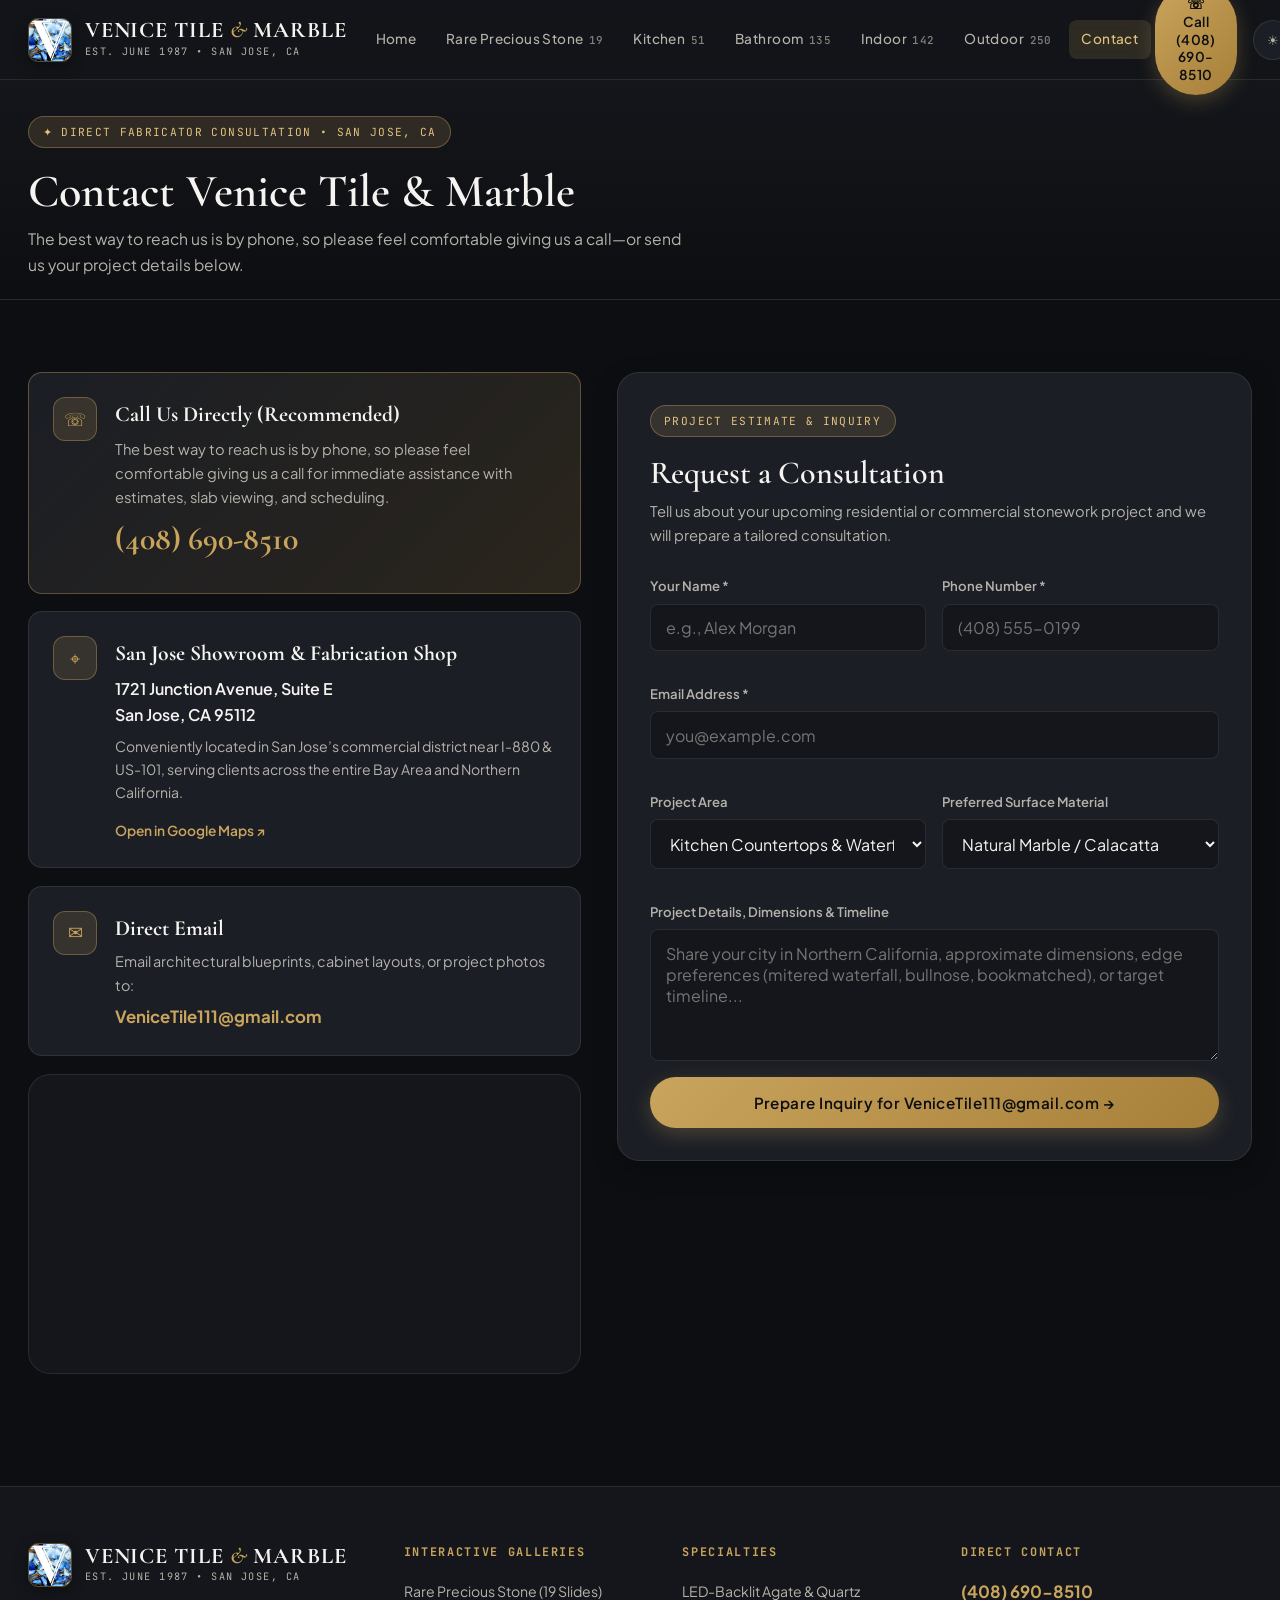
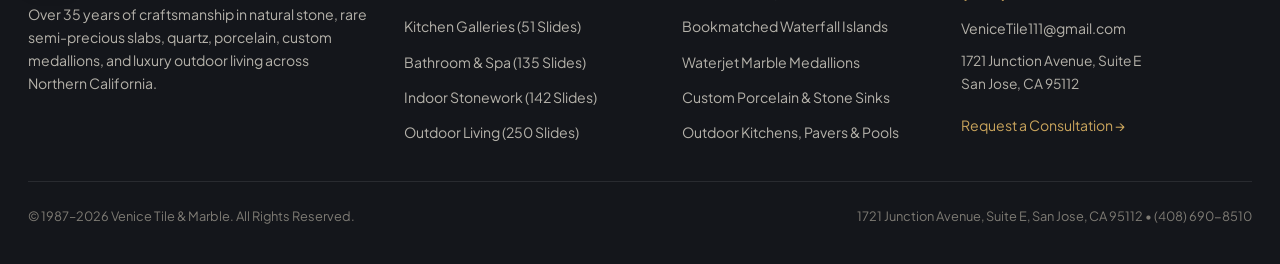
<file: contact.html>
<!DOCTYPE html>
<html lang="en" data-theme="dark">
<head>
  <meta charset="UTF-8" />
  <meta name="viewport" content="width=device-width, initial-scale=1.0" />
  <title>Contact &amp; Showroom Consultation | Venice Tile &amp; Marble • San Jose, CA</title>
  <meta name="description" content="Contact Venice Tile &amp; Marble in San Jose, CA at (408) 690-8510 or visit our showroom at 1721 Junction Avenue, Suite E, San Jose, CA 95112. Email VeniceTile111@gmail.com." />
  <link rel="icon" type="image/jpeg" href="assets/logo.jpg" />
  <link rel="preconnect" href="https://fonts.googleapis.com" />
  <link rel="preconnect" href="https://fonts.gstatic.com" crossorigin />
  <link href="https://fonts.googleapis.com/css2?family=Cormorant+Garamond:ital,wght@0,500;0,600;0,700;1,600&family=JetBrains+Mono:wght@400;500&family=Plus+Jakarta+Sans:wght@400;500;600;700&display=swap" rel="stylesheet" />
  <link rel="stylesheet" href="css/styles.css" />
</head>
<body data-page="contact">

  <header class="site-header">
    <div class="container header-inner">
      <a href="index.html" class="brand-logo" aria-label="Venice Tile and Marble Home">
        <img src="assets/logo.jpg" alt="Venice Tile &amp; Marble Logo" class="brand-logo-img" />
        <div class="brand-text">
          <span class="brand-name">Venice Tile <span class="amp">&amp;</span> Marble</span>
          <span class="brand-tagline">Est. June 1987 • San Jose, CA</span>
        </div>
      </a>

      <nav class="main-nav" id="main-nav" aria-label="Primary Navigation">
        <a href="index.html" class="nav-link">Home</a>
        <a href="rare-precious-stone.html" class="nav-link">Rare Precious Stone <span class="nav-count">19</span></a>
        <a href="kitchen.html" class="nav-link">Kitchen <span class="nav-count">51</span></a>
        <a href="bathroom.html" class="nav-link">Bathroom <span class="nav-count">135</span></a>
        <a href="indoor.html" class="nav-link">Indoor <span class="nav-count">142</span></a>
        <a href="outdoor.html" class="nav-link">Outdoor <span class="nav-count">250</span></a>
        <a href="contact.html" class="nav-link active">Contact</a>
      </nav>

      <div class="header-actions">
        <button type="button" class="theme-toggle" id="theme-toggle-btn" aria-label="Toggle color theme">☀</button>
        <a href="tel:4086908510" class="btn btn-gold header-cta-btn">☏ (408) 690-8510</a>
        <button type="button" class="mobile-menu-btn" id="mobile-menu-btn" aria-label="Toggle Menu" aria-expanded="false">☰</button>
      </div>
    </div>
  </header>

  <main>
    <section class="page-hero-compact">
      <div class="container">
        <span class="eyebrow">✦ Direct Fabricator Consultation • San Jose, CA</span>
        <h1 class="section-title">Contact Venice Tile &amp; Marble</h1>
        <p class="section-subtitle" style="margin-top: 0.5rem;">
          The best way to reach us is by phone, so please feel comfortable giving us a call—or send us your project details below.
        </p>
      </div>
    </section>

    <section class="section">
      <div class="container contact-grid">
        <!-- Left Column: Authentic Direct Contact Details & Map -->
        <div class="contact-cards-stack">
          <div class="contact-info-card highlight-phone">
            <div class="contact-icon">☏</div>
            <div>
              <h3>Call Us Directly (Recommended)</h3>
              <p style="color: var(--text-secondary); font-size: 0.92rem;">
                The best way to reach us is by phone, so please feel comfortable giving us a call for immediate assistance with estimates, slab viewing, and scheduling.
              </p>
              <a href="tel:4086908510" class="contact-phone-big">(408) 690-8510</a>
            </div>
          </div>

          <div class="contact-info-card">
            <div class="contact-icon">⌖</div>
            <div>
              <h3>San Jose Showroom &amp; Fabrication Shop</h3>
              <p style="color: var(--text-primary); font-weight: 600; margin-top: 0.2rem;">
                1721 Junction Avenue, Suite E<br />
                San Jose, CA 95112
              </p>
              <p style="color: var(--text-secondary); font-size: 0.88rem; margin-top: 0.4rem;">
                Conveniently located in San Jose’s commercial district near I-880 &amp; US-101, serving clients across the entire Bay Area and Northern California.
              </p>
              <div style="margin-top: 0.75rem;">
                <a href="https://maps.google.com/?q=1721+Junction+Avenue+Suite+E+San+Jose+CA+95112" target="_blank" rel="noopener" style="color: var(--accent-gold); font-weight: 600; font-size: 0.86rem;">
                  Open in Google Maps ↗
                </a>
              </div>
            </div>
          </div>

          <div class="contact-info-card">
            <div class="contact-icon">✉</div>
            <div>
              <h3>Direct Email</h3>
              <p style="color: var(--text-secondary); font-size: 0.9rem; margin-bottom: 0.35rem;">
                Email architectural blueprints, cabinet layouts, or project photos to:
              </p>
              <a href="mailto:VeniceTile111@gmail.com" style="color: var(--accent-gold); font-weight: 700; font-size: 1.05rem;">
                VeniceTile111@gmail.com
              </a>
            </div>
          </div>

          <div class="map-frame-card" style="height: 300px;">
            <iframe
              title="Venice Tile and Marble Map — 1721 Junction Avenue, San Jose, CA 95112"
              src="https://maps.google.com/maps?q=1721+Junction+Avenue+San+Jose+CA+95112&t=&z=14&ie=UTF8&iwloc=&output=embed"
              loading="lazy"
              referrerpolicy="no-referrer-when-downgrade"
            ></iframe>
          </div>
        </div>

        <!-- Right Column: Modernized Consultation Inquiry Form -->
        <div class="contact-form-card">
          <span class="eyebrow">Project Estimate &amp; Inquiry</span>
          <h2 class="section-title" style="font-size: 2rem; margin-bottom: 0.5rem;">Request a Consultation</h2>
          <p style="color: var(--text-secondary); font-size: 0.92rem; margin-bottom: 1.75rem;">
            Tell us about your upcoming residential or commercial stonework project and we will prepare a tailored consultation.
          </p>

          <form id="consultation-form">
            <div class="form-grid">
              <div class="form-group">
                <label class="form-label" for="cf-name">Your Name *</label>
                <input type="text" id="cf-name" class="form-input" placeholder="e.g., Alex Morgan" required />
              </div>

              <div class="form-group">
                <label class="form-label" for="cf-phone">Phone Number *</label>
                <input type="tel" id="cf-phone" class="form-input" placeholder="(408) 555-0199" required />
              </div>

              <div class="form-group full">
                <label class="form-label" for="cf-email">Email Address *</label>
                <input type="email" id="cf-email" class="form-input" placeholder="you@example.com" required />
              </div>

              <div class="form-group">
                <label class="form-label" for="cf-category">Project Area</label>
                <select id="cf-category" class="form-select">
                  <option value="Kitchen Countertops & Waterfall Island">Kitchen Countertops &amp; Waterfall Island</option>
                  <option value="Luxury Bathroom & Shower Slabs">Luxury Bathroom &amp; Shower Slabs</option>
                  <option value="Rare & Backlit Semi-Precious Stone">Rare &amp; Backlit Semi-Precious Stone</option>
                  <option value="Indoor Stonework, Medallions & Fireplace">Indoor Stonework, Medallions &amp; Fireplace</option>
                  <option value="Outdoor Kitchen, Pool Coping & Hardscape">Outdoor Kitchen, Pool Coping &amp; Hardscape</option>
                  <option value="Full Estate / Multi-Room Fabrication">Full Estate / Multi-Room Fabrication</option>
                </select>
              </div>

              <div class="form-group">
                <label class="form-label" for="cf-material">Preferred Surface Material</label>
                <select id="cf-material" class="form-select">
                  <option value="Natural Marble / Calacatta">Natural Marble / Calacatta</option>
                  <option value="Natural Quartzite (Bookmatched)">Natural Quartzite (Bookmatched)</option>
                  <option value="Rare Semi-Precious / Backlit Agate">Rare Semi-Precious / Backlit Agate</option>
                  <option value="Large-Format Porcelain Slab">Large-Format Porcelain Slab</option>
                  <option value="Engineered Quartz">Engineered Quartz</option>
                  <option value="Pavers, Travertine & Hardscape">Pavers, Travertine &amp; Hardscape</option>
                  <option value="Need Expert Recommendation">Need Expert Recommendation</option>
                </select>
              </div>

              <div class="form-group full">
                <label class="form-label" for="cf-message">Project Details, Dimensions &amp; Timeline</label>
                <textarea id="cf-message" class="form-textarea" rows="5" placeholder="Share your city in Northern California, approximate dimensions, edge preferences (mitered waterfall, bullnose, bookmatched), or target timeline..."></textarea>
              </div>
            </div>

            <button type="submit" class="btn btn-gold" style="width: 100%; padding: 0.95rem; font-size: 0.95rem;">
              Prepare Inquiry for VeniceTile111@gmail.com →
            </button>

            <div id="form-feedback" style="display: none; margin-top: 1.25rem; padding: 1rem 1.25rem; border-radius: var(--radius-sm); background: var(--accent-gold-dim); border: 1px solid var(--border-gold); font-size: 0.88rem; color: var(--text-primary);"></div>
          </form>
        </div>
      </div>
    </section>
  </main>

  <footer class="site-footer">
    <div class="container">
      <div class="footer-grid">
        <div>
          <a href="index.html" class="brand-logo" style="margin-bottom: 1rem;">
            <img src="assets/logo.jpg" alt="Venice Tile &amp; Marble Logo" class="brand-logo-img" />
            <div class="brand-text">
              <span class="brand-name">Venice Tile <span class="amp">&amp;</span> Marble</span>
              <span class="brand-tagline">Est. June 1987 • San Jose, CA</span>
            </div>
          </a>
          <p style="color: var(--text-secondary); font-size: 0.88rem; max-width: 38ch;">
            Over 35 years of craftsmanship in natural stone, rare semi-precious slabs, quartz, porcelain, custom medallions, and luxury outdoor living across Northern California.
          </p>
        </div>

        <div>
          <h4 class="footer-heading">Interactive Galleries</h4>
          <ul class="footer-links">
            <li><a href="rare-precious-stone.html">Rare Precious Stone (19 Slides)</a></li>
            <li><a href="kitchen.html">Kitchen Galleries (51 Slides)</a></li>
            <li><a href="bathroom.html">Bathroom &amp; Spa (135 Slides)</a></li>
            <li><a href="indoor.html">Indoor Stonework (142 Slides)</a></li>
            <li><a href="outdoor.html">Outdoor Living (250 Slides)</a></li>
          </ul>
        </div>

        <div>
          <h4 class="footer-heading">Specialties</h4>
          <ul class="footer-links">
            <li><a href="rare-precious-stone.html">LED-Backlit Agate &amp; Quartz</a></li>
            <li><a href="kitchen.html">Bookmatched Waterfall Islands</a></li>
            <li><a href="indoor.html">Waterjet Marble Medallions</a></li>
            <li><a href="bathroom.html">Custom Porcelain &amp; Stone Sinks</a></li>
            <li><a href="outdoor.html">Outdoor Kitchens, Pavers &amp; Pools</a></li>
          </ul>
        </div>

        <div>
          <h4 class="footer-heading">Direct Contact</h4>
          <ul class="footer-links">
            <li><a href="tel:4086908510" style="color: var(--accent-gold); font-weight: 700; font-size: 1.05rem;">(408) 690-8510</a></li>
            <li><a href="mailto:VeniceTile111@gmail.com">VeniceTile111@gmail.com</a></li>
            <li style="color: var(--text-secondary); font-size: 0.86rem;">
              1721 Junction Avenue, Suite E<br />San Jose, CA 95112
            </li>
            <li style="margin-top: 0.5rem;"><a href="contact.html" style="color: var(--accent-gold);">Request a Consultation →</a></li>
          </ul>
        </div>
      </div>

      <div class="footer-bottom">
        <span>© 1987–2026 Venice Tile &amp; Marble. All Rights Reserved.</span>
        <span>1721 Junction Avenue, Suite E, San Jose, CA 95112 • (408) 690-8510</span>
      </div>
    </div>
  </footer>

  <script src="js/gallery-data.js"></script>
  <script src="js/slider.js"></script>
  <script src="js/main.js"></script>
</body>
</html>
</file>
<file: css/styles.css>
/* ==========================================================================
   VENICE TILE & MARBLE — MODERNIZED ARCHITECTURAL DESIGN SYSTEM
   Est. June 1987 • San Jose, California
   ========================================================================== */

:root {
  /* Dark Atelier Theme (Default) */
  --bg-primary: #0d0e11;
  --bg-secondary: #14161b;
  --bg-elevated: #1b1e25;
  --bg-glass: rgba(20, 22, 27, 0.82);
  --bg-glass-heavy: rgba(13, 14, 17, 0.96);
  --text-primary: #f6f4f0;
  --text-secondary: #b5b2aa;
  --text-muted: #7e7b74;
  --accent-gold: #c9a45c;
  --accent-gold-light: #e2c280;
  --accent-gold-dim: rgba(201, 164, 92, 0.16);
  --accent-agate: #3b82f6;
  --border-subtle: rgba(255, 255, 255, 0.09);
  --border-gold: rgba(201, 164, 92, 0.38);
  --shadow-lg: 0 24px 60px rgba(0, 0, 0, 0.55);
  --shadow-sm: 0 8px 24px rgba(0, 0, 0, 0.3);

  /* Typography */
  --font-serif: 'Cormorant Garamond', Georgia, serif;
  --font-sans: 'Plus Jakarta Sans', -apple-system, BlinkMacSystemFont, sans-serif;
  --font-mono: 'JetBrains Mono', monospace;

  /* Layout */
  --container-max: 1380px;
  --header-height: 80px;
  --radius-sm: 8px;
  --radius-md: 14px;
  --radius-lg: 22px;
  --transition-fast: 0.2s cubic-bezier(0.22, 1, 0.36, 1);
  --transition-smooth: 0.45s cubic-bezier(0.22, 1, 0.36, 1);
}

[data-theme="light"] {
  --bg-primary: #f8f6f2;
  --bg-secondary: #efeae2;
  --bg-elevated: #ffffff;
  --bg-glass: rgba(248, 246, 242, 0.88);
  --bg-glass-heavy: rgba(255, 255, 255, 0.97);
  --text-primary: #151619;
  --text-secondary: #4a4843;
  --text-muted: #78746d;
  --accent-gold: #9e782f;
  --accent-gold-light: #b88f40;
  --accent-gold-dim: rgba(158, 120, 47, 0.12);
  --border-subtle: rgba(21, 22, 25, 0.1);
  --border-gold: rgba(158, 120, 47, 0.35);
  --shadow-lg: 0 20px 50px rgba(20, 18, 14, 0.1);
  --shadow-sm: 0 6px 20px rgba(20, 18, 14, 0.06);
}

*, *::before, *::after {
  box-sizing: border-box;
  margin: 0;
  padding: 0;
}

html {
  scroll-behavior: smooth;
  font-size: 16px;
  -webkit-text-size-adjust: 100%;
}

body {
  background-color: var(--bg-primary);
  color: var(--text-primary);
  font-family: var(--font-sans);
  line-height: 1.65;
  -webkit-font-smoothing: antialiased;
  overflow-x: hidden;
  width: 100%;
  transition: background-color 0.35s ease, color 0.35s ease;
}

a {
  color: inherit;
  text-decoration: none;
  transition: color var(--transition-fast);
}

img {
  max-width: 100%;
  display: block;
}

button {
  font-family: inherit;
  cursor: pointer;
  border: none;
  background: none;
  color: inherit;
  touch-action: manipulation;
}

.container {
  width: 100%;
  max-width: var(--container-max);
  margin: 0 auto;
  padding: 0 1.75rem;
}

/* ==========================================================================
   HEADER & NAVIGATION
   ========================================================================== */
.site-header {
  position: sticky;
  top: 0;
  z-index: 1000;
  height: var(--header-height);
  background: var(--bg-glass);
  backdrop-filter: blur(18px);
  -webkit-backdrop-filter: blur(18px);
  border-bottom: 1px solid var(--border-subtle);
  transition: background 0.3s ease, border-color 0.3s ease;
}

.header-inner {
  height: 100%;
  display: flex;
  align-items: center;
  justify-content: space-between;
  gap: 1rem;
}

.brand-logo {
  display: flex;
  align-items: center;
  gap: 0.8rem;
  flex-shrink: 0;
  min-width: 0;
}

.brand-logo-img {
  width: 44px;
  height: 44px;
  border-radius: 10px;
  object-fit: cover;
  border: 1.5px solid var(--border-gold);
  box-shadow: 0 4px 14px rgba(0, 0, 0, 0.35);
  flex-shrink: 0;
}

.brand-text {
  display: flex;
  flex-direction: column;
  min-width: 0;
}

.brand-name {
  font-family: var(--font-serif);
  font-size: 1.4rem;
  font-weight: 700;
  letter-spacing: 0.04em;
  line-height: 1.05;
  text-transform: uppercase;
  white-space: nowrap;
}

.brand-name .amp {
  color: var(--accent-gold);
  font-style: italic;
  font-weight: 600;
}

.brand-tagline {
  font-family: var(--font-mono);
  font-size: 0.64rem;
  letter-spacing: 0.14em;
  text-transform: uppercase;
  color: var(--text-secondary);
  margin-top: 2px;
  white-space: nowrap;
}

.main-nav {
  display: flex;
  align-items: center;
  gap: 0.25rem;
}

.nav-link {
  position: relative;
  padding: 0.5rem 0.8rem;
  font-size: 0.85rem;
  font-weight: 500;
  letter-spacing: 0.03em;
  color: var(--text-secondary);
  border-radius: var(--radius-sm);
  transition: color var(--transition-fast), background var(--transition-fast);
  white-space: nowrap;
}

.nav-link:hover,
.nav-link.active {
  color: var(--text-primary);
}

.nav-link.active {
  background: var(--accent-gold-dim);
  color: var(--accent-gold-light);
}

[data-theme="light"] .nav-link.active {
  color: var(--accent-gold);
}

.nav-link .nav-count {
  font-family: var(--font-mono);
  font-size: 0.68rem;
  opacity: 0.7;
  margin-left: 3px;
}

.mobile-nav-cta {
  display: none;
}

.header-actions {
  display: flex;
  align-items: center;
  gap: 0.65rem;
  flex-shrink: 0;
}

.theme-toggle {
  width: 40px;
  height: 40px;
  border-radius: 50%;
  border: 1px solid var(--border-subtle);
  background: var(--bg-elevated);
  display: inline-flex;
  align-items: center;
  justify-content: center;
  color: var(--text-secondary);
  transition: all var(--transition-fast);
  flex-shrink: 0;
}

.theme-toggle:hover {
  border-color: var(--accent-gold);
  color: var(--accent-gold);
  transform: translateY(-1px);
}

.btn {
  display: inline-flex;
  align-items: center;
  justify-content: center;
  gap: 0.5rem;
  padding: 0.68rem 1.3rem;
  border-radius: 999px;
  font-size: 0.85rem;
  font-weight: 600;
  letter-spacing: 0.03em;
  transition: all var(--transition-fast);
  text-align: center;
  line-height: 1.3;
}

.btn-gold {
  background: linear-gradient(135deg, var(--accent-gold), #a67f38);
  color: #0d0e11;
  box-shadow: 0 6px 20px rgba(201, 164, 92, 0.28);
}

.btn-gold:hover {
  transform: translateY(-2px);
  box-shadow: 0 10px 26px rgba(201, 164, 92, 0.42);
  filter: brightness(1.06);
}

.btn-outline {
  border: 1px solid var(--border-gold);
  background: rgba(255, 255, 255, 0.03);
  color: var(--text-primary);
}

.btn-outline:hover {
  background: var(--accent-gold-dim);
  border-color: var(--accent-gold);
  transform: translateY(-2px);
}

.mobile-menu-btn {
  display: none;
  width: 40px;
  height: 40px;
  border-radius: var(--radius-sm);
  border: 1px solid var(--border-subtle);
  background: var(--bg-elevated);
  align-items: center;
  justify-content: center;
  font-size: 1.15rem;
  flex-shrink: 0;
}

/* ==========================================================================
   HOME HERO WITH INTERACTIVE SHOWCASE SLIDER
   ========================================================================== */
.hero-section {
  position: relative;
  padding: 3.25rem 0 4.25rem;
  overflow: hidden;
}

.hero-grid {
  display: grid;
  grid-template-columns: 1.05fr 1.25fr;
  gap: 3rem;
  align-items: center;
}

.eyebrow {
  display: inline-flex;
  align-items: center;
  gap: 0.45rem;
  padding: 0.35rem 0.85rem;
  border-radius: 999px;
  background: var(--accent-gold-dim);
  border: 1px solid var(--border-gold);
  color: var(--accent-gold-light);
  font-family: var(--font-mono);
  font-size: 0.7rem;
  text-transform: uppercase;
  letter-spacing: 0.12em;
  margin-bottom: 1.15rem;
  max-width: 100%;
}

[data-theme="light"] .eyebrow {
  color: var(--accent-gold);
}

.hero-title {
  font-family: var(--font-serif);
  font-size: clamp(2.35rem, 5vw, 4.4rem);
  font-weight: 600;
  line-height: 1.07;
  letter-spacing: -0.01em;
  margin-bottom: 1.25rem;
}

.hero-title .gold-italic {
  color: var(--accent-gold);
  font-style: italic;
  font-weight: 600;
}

.hero-lead {
  font-size: 1.04rem;
  color: var(--text-secondary);
  margin-bottom: 1.85rem;
  max-width: 58ch;
}

.hero-cta-row {
  display: flex;
  flex-wrap: wrap;
  gap: 0.8rem;
  margin-bottom: 2.25rem;
}

.hero-stats {
  display: grid;
  grid-template-columns: repeat(3, 1fr);
  gap: 1rem;
  padding-top: 1.6rem;
  border-top: 1px solid var(--border-subtle);
}

.stat-item .stat-num {
  font-family: var(--font-serif);
  font-size: 2rem;
  font-weight: 700;
  color: var(--accent-gold);
  line-height: 1.1;
}

.stat-item .stat-label {
  font-size: 0.78rem;
  color: var(--text-secondary);
  margin-top: 0.2rem;
  line-height: 1.35;
}

/* Hero Showcase Slider Card */
.hero-slider-card {
  position: relative;
  border-radius: var(--radius-lg);
  overflow: hidden;
  background: var(--bg-secondary);
  border: 1px solid var(--border-subtle);
  box-shadow: var(--shadow-lg);
  aspect-ratio: 16 / 11;
  min-height: 360px;
}

.hero-slide {
  position: absolute;
  inset: 0;
  opacity: 0;
  pointer-events: none;
  transition: opacity 0.7s ease, transform 0.9s ease;
  transform: scale(1.03);
}

.hero-slide.active {
  opacity: 1;
  pointer-events: auto;
  transform: scale(1);
}

.hero-slide img {
  width: 100%;
  height: 100%;
  object-fit: cover;
}

.hero-slide-overlay {
  position: absolute;
  inset: 0;
  background: linear-gradient(to top, rgba(10, 11, 14, 0.94) 0%, rgba(10, 11, 14, 0.5) 52%, rgba(10, 11, 14, 0.15) 100%);
  display: flex;
  flex-direction: column;
  justify-content: flex-end;
  padding: 1.85rem;
  padding-right: 7.5rem;
  color: #f6f4f0;
}

.hero-slide-badge {
  align-self: flex-start;
  font-family: var(--font-mono);
  font-size: 0.68rem;
  text-transform: uppercase;
  letter-spacing: 0.1em;
  background: rgba(201, 164, 92, 0.25);
  border: 1px solid rgba(201, 164, 92, 0.6);
  color: #f3d79b;
  padding: 0.22rem 0.65rem;
  border-radius: 999px;
  margin-bottom: 0.55rem;
}

.hero-slide-title {
  font-family: var(--font-serif);
  font-size: clamp(1.35rem, 2.2vw, 1.75rem);
  font-weight: 600;
  line-height: 1.18;
  margin-bottom: 0.35rem;
}

.hero-slide-sub {
  font-size: 0.86rem;
  color: rgba(246, 244, 240, 0.82);
  margin-bottom: 0.95rem;
  max-width: 50ch;
  display: -webkit-box;
  -webkit-line-clamp: 2;
  -webkit-box-orient: vertical;
  overflow: hidden;
}

.hero-slider-controls {
  position: absolute;
  bottom: 1.5rem;
  right: 1.5rem;
  display: flex;
  align-items: center;
  gap: 0.5rem;
  z-index: 10;
}

.slider-nav-btn {
  width: 42px;
  height: 42px;
  border-radius: 50%;
  background: rgba(15, 17, 22, 0.78);
  backdrop-filter: blur(8px);
  border: 1px solid rgba(255, 255, 255, 0.2);
  color: #fff;
  display: inline-flex;
  align-items: center;
  justify-content: center;
  transition: all var(--transition-fast);
  flex-shrink: 0;
}

.slider-nav-btn:hover {
  background: var(--accent-gold);
  border-color: var(--accent-gold);
  color: #0d0e11;
  transform: scale(1.06);
}

.hero-dots {
  position: absolute;
  top: 1.15rem;
  right: 1.15rem;
  display: flex;
  gap: 0.35rem;
  z-index: 10;
}

.hero-dot {
  width: 20px;
  height: 4px;
  border-radius: 99px;
  background: rgba(255, 255, 255, 0.32);
  transition: all 0.3s ease;
}

.hero-dot.active {
  width: 36px;
  background: var(--accent-gold);
}

/* ==========================================================================
   SECTION STYLING & WHY VENICE TILE
   ========================================================================== */
.section {
  padding: 4.5rem 0;
}

.section-alt {
  background: var(--bg-secondary);
  border-top: 1px solid var(--border-subtle);
  border-bottom: 1px solid var(--border-subtle);
}

.section-header {
  display: flex;
  flex-wrap: wrap;
  align-items: flex-end;
  justify-content: space-between;
  gap: 1.25rem;
  margin-bottom: 2.25rem;
}

.section-header-actions {
  display: flex;
  align-items: center;
  flex-wrap: wrap;
  gap: 0.65rem;
}

.section-title {
  font-family: var(--font-serif);
  font-size: clamp(1.85rem, 3.6vw, 3.1rem);
  font-weight: 600;
  line-height: 1.12;
}

.section-subtitle {
  color: var(--text-secondary);
  max-width: 60ch;
  font-size: 0.98rem;
}

/* Story / Why Venice Tile Split */
.story-grid {
  display: grid;
  grid-template-columns: 1.1fr 0.9fr;
  gap: 3rem;
  align-items: center;
}

.story-copy p {
  color: var(--text-secondary);
  font-size: 1.02rem;
  margin-bottom: 1.15rem;
}

.story-quote {
  padding: 1.25rem 1.45rem;
  border-left: 3px solid var(--accent-gold);
  background: var(--bg-elevated);
  border-radius: 0 var(--radius-md) var(--radius-md) 0;
  margin: 1.5rem 0;
  font-family: var(--font-serif);
  font-size: 1.28rem;
  font-style: italic;
  color: var(--text-primary);
}

.feature-pills {
  display: flex;
  flex-wrap: wrap;
  gap: 0.5rem;
  margin-top: 1.25rem;
}

.feature-pill {
  padding: 0.4rem 0.85rem;
  border-radius: 999px;
  background: var(--bg-elevated);
  border: 1px solid var(--border-subtle);
  font-size: 0.78rem;
  color: var(--text-secondary);
}

.story-visual-card {
  position: relative;
  border-radius: var(--radius-lg);
  overflow: hidden;
  border: 1px solid var(--border-gold);
  box-shadow: var(--shadow-lg);
}

.story-visual-card img {
  width: 100%;
  aspect-ratio: 4 / 3;
  object-fit: cover;
}

.story-visual-caption {
  padding: 1rem 1.25rem;
  background: var(--bg-elevated);
  display: flex;
  flex-wrap: wrap;
  align-items: center;
  justify-content: space-between;
  gap: 0.5rem;
  font-size: 0.84rem;
  color: var(--text-secondary);
}

/* ==========================================================================
   HOME INTERACTIVE COLLECTION TAB SLIDER
   ========================================================================== */
.collection-tabs {
  display: flex;
  flex-wrap: wrap;
  gap: 0.55rem;
  margin-bottom: 1.75rem;
}

.collection-tab {
  padding: 0.6rem 1.15rem;
  border-radius: 999px;
  background: var(--bg-elevated);
  border: 1px solid var(--border-subtle);
  color: var(--text-secondary);
  font-size: 0.85rem;
  font-weight: 600;
  transition: all var(--transition-fast);
  display: inline-flex;
  align-items: center;
  gap: 0.45rem;
  white-space: nowrap;
}

.collection-tab:hover {
  border-color: var(--accent-gold);
  color: var(--text-primary);
}

.collection-tab.active {
  background: var(--accent-gold);
  border-color: var(--accent-gold);
  color: #0d0e11;
}

.collection-tab .badge-count {
  font-family: var(--font-mono);
  font-size: 0.7rem;
  padding: 0.1rem 0.45rem;
  border-radius: 99px;
  background: rgba(0, 0, 0, 0.18);
}

/* ==========================================================================
   PRIMARY CINEMA SLIDER ENGINE (ALL GALLERY PAGES)
   ========================================================================== */
.page-hero-compact {
  padding: 2.25rem 0 1.35rem;
  border-bottom: 1px solid var(--border-subtle);
  background: linear-gradient(180deg, var(--bg-secondary) 0%, var(--bg-primary) 100%);
}

.page-hero-top {
  display: flex;
  flex-wrap: wrap;
  align-items: flex-end;
  justify-content: space-between;
  gap: 1.25rem;
}

.category-switcher-bar {
  display: flex;
  flex-wrap: wrap;
  align-items: center;
  gap: 0.5rem;
  margin-top: 1.35rem;
  padding-top: 1.1rem;
  border-top: 1px solid var(--border-subtle);
}

.cat-pill {
  padding: 0.42rem 0.95rem;
  border-radius: 999px;
  font-size: 0.78rem;
  font-weight: 500;
  background: var(--bg-elevated);
  border: 1px solid var(--border-subtle);
  color: var(--text-secondary);
  transition: all var(--transition-fast);
  white-space: nowrap;
}

.cat-pill:hover,
.cat-pill.active {
  border-color: var(--accent-gold);
  color: var(--accent-gold-light);
  background: var(--accent-gold-dim);
}

[data-theme="light"] .cat-pill.active {
  color: var(--accent-gold);
}

/* Main Cinema Stage */
.cinema-slider-section {
  padding: 1.75rem 0 3.5rem;
}

.cinema-toolbar {
  display: flex;
  flex-wrap: wrap;
  align-items: center;
  justify-content: space-between;
  gap: 0.75rem;
  padding: 0.85rem 1.1rem;
  background: var(--bg-elevated);
  border: 1px solid var(--border-subtle);
  border-radius: var(--radius-md);
  margin-bottom: 0.9rem;
}

.toolbar-group {
  display: flex;
  flex-wrap: wrap;
  align-items: center;
  gap: 0.45rem;
}

.tool-btn {
  padding: 0.42rem 0.8rem;
  border-radius: var(--radius-sm);
  border: 1px solid var(--border-subtle);
  background: var(--bg-secondary);
  color: var(--text-secondary);
  font-size: 0.78rem;
  font-weight: 500;
  display: inline-flex;
  align-items: center;
  justify-content: center;
  gap: 0.35rem;
  transition: all var(--transition-fast);
  white-space: nowrap;
}

.tool-btn:hover {
  border-color: var(--accent-gold);
  color: var(--text-primary);
}

.tool-btn.active {
  background: var(--accent-gold);
  border-color: var(--accent-gold);
  color: #0d0e11;
  font-weight: 600;
}

.speed-select {
  background: var(--bg-secondary);
  color: var(--text-secondary);
  border: 1px solid var(--border-subtle);
  border-radius: var(--radius-sm);
  padding: 0.38rem 0.55rem;
  font-size: 0.76rem;
  font-family: var(--font-mono);
}

.cinema-stage-wrapper {
  position: relative;
  width: 100%;
  height: clamp(340px, 65vh, 720px);
  border-radius: var(--radius-lg);
  overflow: hidden;
  background: #08090b;
  border: 1px solid var(--border-subtle);
  box-shadow: var(--shadow-lg);
  user-select: none;
}

.cinema-stage-wrapper.fullscreen-mode {
  position: fixed;
  inset: 0;
  height: 100dvh;
  width: 100vw;
  z-index: 9999;
  border-radius: 0;
  border: none;
}

.cinema-ambient-bg {
  position: absolute;
  inset: -40px;
  background-size: cover;
  background-position: center;
  filter: blur(42px) brightness(0.38) saturate(1.25);
  transform: scale(1.1);
  transition: background-image 0.5s ease;
  pointer-events: none;
}

.cinema-autoplay-bar {
  position: absolute;
  top: 0;
  left: 0;
  right: 0;
  height: 4px;
  background: rgba(255, 255, 255, 0.12);
  z-index: 25;
}

.cinema-autoplay-progress {
  height: 100%;
  width: 0%;
  background: linear-gradient(90deg, var(--accent-gold), var(--accent-gold-light));
  transition: width 0.1s linear;
}

.cinema-slide-viewport {
  position: relative;
  width: 100%;
  height: 100%;
  display: flex;
  align-items: center;
  justify-content: center;
  z-index: 5;
  padding: 1.25rem 4.25rem 5rem;
}

.cinema-main-img {
  max-width: 100%;
  max-height: 100%;
  width: auto;
  height: auto;
  object-fit: contain;
  border-radius: var(--radius-sm);
  box-shadow: 0 18px 50px rgba(0, 0, 0, 0.65);
  transition: opacity 0.32s ease, transform 0.38s cubic-bezier(0.22, 1, 0.36, 1);
}

.cinema-stage-wrapper.fill-mode .cinema-slide-viewport {
  padding: 0;
}

.cinema-stage-wrapper.fill-mode .cinema-main-img {
  width: 100%;
  height: 100%;
  object-fit: cover;
  border-radius: 0;
}

.cinema-main-img.switching {
  opacity: 0.15;
  transform: scale(0.985);
}

.cinema-arrow {
  position: absolute;
  top: 45%;
  transform: translateY(-50%);
  z-index: 20;
  width: 48px;
  height: 48px;
  border-radius: 50%;
  background: rgba(14, 16, 21, 0.72);
  backdrop-filter: blur(10px);
  border: 1px solid rgba(255, 255, 255, 0.2);
  color: #fff;
  display: flex;
  align-items: center;
  justify-content: center;
  font-size: 1.2rem;
  transition: all var(--transition-fast);
}

.cinema-arrow:hover {
  background: var(--accent-gold);
  border-color: var(--accent-gold);
  color: #0d0e11;
  transform: translateY(-50%) scale(1.08);
}

.cinema-arrow.prev {
  left: 1rem;
}

.cinema-arrow.next {
  right: 1rem;
}

.cinema-info-bar {
  position: absolute;
  bottom: 0;
  left: 0;
  right: 0;
  z-index: 20;
  padding: 1.15rem 1.5rem;
  background: linear-gradient(to top, rgba(8, 9, 12, 0.95) 0%, rgba(8, 9, 12, 0.75) 68%, transparent 100%);
  display: flex;
  flex-wrap: wrap;
  align-items: flex-end;
  justify-content: space-between;
  gap: 0.75rem;
  color: #f6f4f0;
}

.cinema-counter-pill {
  display: inline-flex;
  align-items: center;
  gap: 0.4rem;
  font-family: var(--font-mono);
  font-size: 0.72rem;
  padding: 0.2rem 0.6rem;
  border-radius: 999px;
  background: rgba(201, 164, 92, 0.22);
  border: 1px solid rgba(201, 164, 92, 0.55);
  color: #f3d79b;
  margin-bottom: 0.3rem;
}

.cinema-slide-title {
  font-family: var(--font-serif);
  font-size: clamp(1.2rem, 2.2vw, 1.8rem);
  font-weight: 600;
  line-height: 1.2;
}

.cinema-slide-subtitle {
  font-size: 0.8rem;
  color: rgba(246, 244, 240, 0.72);
  margin-top: 0.15rem;
}

.cinema-hint-text {
  font-family: var(--font-mono);
  font-size: 0.72rem;
  color: rgba(255, 255, 255, 0.6);
}

/* Scrubber & Quick Jump Row */
.cinema-scrubber-row {
  display: flex;
  flex-wrap: wrap;
  align-items: center;
  gap: 0.75rem;
  margin-top: 0.85rem;
  padding: 0.75rem 1rem;
  background: var(--bg-elevated);
  border: 1px solid var(--border-subtle);
  border-radius: var(--radius-md);
}

.scrubber-label {
  font-family: var(--font-mono);
  font-size: 0.75rem;
  color: var(--text-secondary);
  white-space: nowrap;
}

.cinema-range {
  flex: 1;
  min-width: 140px;
  accent-color: var(--accent-gold);
  height: 6px;
  cursor: pointer;
}

/* Synchronized Thumbnail Filmstrip Slider */
.thumb-filmstrip-container {
  position: relative;
  margin-top: 0.85rem;
  padding: 0.8rem 2.85rem;
  background: var(--bg-elevated);
  border: 1px solid var(--border-subtle);
  border-radius: var(--radius-md);
}

.thumb-strip {
  display: flex;
  gap: 0.6rem;
  overflow-x: auto;
  scroll-behavior: smooth;
  -webkit-overflow-scrolling: touch;
  scrollbar-width: thin;
  scrollbar-color: var(--accent-gold) transparent;
  padding-bottom: 0.2rem;
}

.thumb-strip::-webkit-scrollbar {
  height: 5px;
}

.thumb-strip::-webkit-scrollbar-thumb {
  background: var(--accent-gold);
  border-radius: 99px;
}

.thumb-item {
  position: relative;
  flex: 0 0 104px;
  height: 70px;
  border-radius: var(--radius-sm);
  overflow: hidden;
  border: 2px solid transparent;
  opacity: 0.52;
  transition: all var(--transition-fast);
  cursor: pointer;
  background: var(--bg-secondary);
}

.thumb-item:hover {
  opacity: 0.88;
}

.thumb-item.active {
  opacity: 1;
  border-color: var(--accent-gold);
  box-shadow: 0 0 0 2px var(--accent-gold-dim);
}

.thumb-item img {
  width: 100%;
  height: 100%;
  object-fit: cover;
}

.thumb-index {
  position: absolute;
  bottom: 3px;
  right: 3px;
  background: rgba(10, 11, 14, 0.8);
  color: #fff;
  font-family: var(--font-mono);
  font-size: 0.62rem;
  padding: 1px 4px;
  border-radius: 4px;
}

.thumb-featured-dot {
  position: absolute;
  top: 4px;
  left: 4px;
  width: 7px;
  height: 7px;
  border-radius: 50%;
  background: var(--accent-gold);
  box-shadow: 0 0 6px rgba(0, 0, 0, 0.8);
}

.filmstrip-scroll-btn {
  position: absolute;
  top: 50%;
  transform: translateY(-50%);
  width: 32px;
  height: 54px;
  border-radius: 6px;
  background: var(--bg-secondary);
  border: 1px solid var(--border-subtle);
  color: var(--text-primary);
  display: flex;
  align-items: center;
  justify-content: center;
  z-index: 5;
  transition: all var(--transition-fast);
}

.filmstrip-scroll-btn:hover {
  background: var(--accent-gold);
  color: #0d0e11;
}

.filmstrip-scroll-btn.left {
  left: 0.45rem;
}

.filmstrip-scroll-btn.right {
  right: 0.45rem;
}

/* ==========================================================================
   MULTI-CARD SPOTLIGHT CAROUSEL SLIDER (3-UP SLIDER)
   ========================================================================== */
.multi-slider-wrapper {
  position: relative;
}

.multi-slider-track {
  display: flex;
  gap: 1.25rem;
  overflow-x: auto;
  scroll-snap-type: x mandatory;
  scroll-behavior: smooth;
  -webkit-overflow-scrolling: touch;
  scrollbar-width: none;
  padding: 0.4rem 0.15rem 1rem;
}

.multi-slider-track::-webkit-scrollbar {
  display: none;
}

.multi-slide-card {
  flex: 0 0 calc(33.333% - 0.85rem);
  scroll-snap-align: start;
  background: var(--bg-elevated);
  border: 1px solid var(--border-subtle);
  border-radius: var(--radius-md);
  overflow: hidden;
  transition: all var(--transition-smooth);
  display: flex;
  flex-direction: column;
}

.multi-slide-card:hover {
  transform: translateY(-4px);
  border-color: var(--border-gold);
  box-shadow: var(--shadow-lg);
}

.multi-slide-img-wrap {
  position: relative;
  aspect-ratio: 4 / 3;
  overflow: hidden;
  background: #0a0b0d;
}

.multi-slide-img-wrap img {
  width: 100%;
  height: 100%;
  object-fit: cover;
  transition: transform 0.6s ease;
}

.multi-slide-card:hover .multi-slide-img-wrap img {
  transform: scale(1.05);
}

.multi-slide-tag {
  position: absolute;
  top: 0.75rem;
  left: 0.75rem;
  background: rgba(13, 14, 17, 0.82);
  backdrop-filter: blur(6px);
  border: 1px solid var(--border-gold);
  color: var(--accent-gold-light);
  font-family: var(--font-mono);
  font-size: 0.66rem;
  padding: 0.2rem 0.55rem;
  border-radius: 99px;
}

.multi-slide-body {
  padding: 1.15rem 1.25rem;
  display: flex;
  flex-direction: column;
  justify-content: space-between;
  flex: 1;
}

.multi-slide-title {
  font-family: var(--font-serif);
  font-size: 1.3rem;
  font-weight: 600;
  line-height: 1.25;
  margin-bottom: 0.35rem;
}

.multi-slide-meta {
  font-size: 0.82rem;
  color: var(--text-secondary);
  margin-bottom: 0.9rem;
}

.multi-slide-action {
  font-size: 0.8rem;
  font-weight: 600;
  color: var(--accent-gold);
  display: inline-flex;
  align-items: center;
  gap: 0.35rem;
}

/* ==========================================================================
   SERVICES / CAPABILITIES CARDS
   ========================================================================== */
.services-grid {
  display: grid;
  grid-template-columns: repeat(4, 1fr);
  gap: 1.35rem;
}

.service-card {
  padding: 1.85rem 1.5rem;
  background: var(--bg-elevated);
  border: 1px solid var(--border-subtle);
  border-radius: var(--radius-md);
  transition: all var(--transition-smooth);
}

.service-card:hover {
  transform: translateY(-4px);
  border-color: var(--border-gold);
  box-shadow: var(--shadow-sm);
}

.service-icon {
  width: 44px;
  height: 44px;
  border-radius: 11px;
  background: var(--accent-gold-dim);
  border: 1px solid var(--border-gold);
  color: var(--accent-gold);
  display: flex;
  align-items: center;
  justify-content: center;
  font-size: 1.2rem;
  margin-bottom: 1.1rem;
}

.service-card h3 {
  font-family: var(--font-serif);
  font-size: 1.4rem;
  margin-bottom: 0.55rem;
}

.service-card p {
  font-size: 0.88rem;
  color: var(--text-secondary);
}

/* ==========================================================================
   CONTACT & MAP SECTION
   ========================================================================== */
.contact-grid {
  display: grid;
  grid-template-columns: 1fr 1.15fr;
  gap: 2.25rem;
  align-items: start;
}

.contact-cards-stack {
  display: flex;
  flex-direction: column;
  gap: 1.1rem;
}

.contact-info-card {
  padding: 1.5rem;
  background: var(--bg-elevated);
  border: 1px solid var(--border-subtle);
  border-radius: var(--radius-md);
  display: flex;
  align-items: flex-start;
  gap: 1.1rem;
  transition: border-color var(--transition-fast);
}

.contact-info-card:hover {
  border-color: var(--border-gold);
}

.contact-info-card.highlight-phone {
  background: linear-gradient(135deg, var(--bg-elevated) 0%, var(--accent-gold-dim) 100%);
  border-color: var(--border-gold);
}

.cta-banner-card {
  padding: 2.25rem;
  justify-content: space-between;
  align-items: center;
  flex-wrap: wrap;
  gap: 1.5rem;
}

.contact-icon {
  width: 44px;
  height: 44px;
  border-radius: 12px;
  background: var(--accent-gold-dim);
  border: 1px solid var(--border-gold);
  color: var(--accent-gold);
  display: flex;
  align-items: center;
  justify-content: center;
  flex-shrink: 0;
  font-size: 1.15rem;
}

.contact-info-card h3 {
  font-family: var(--font-serif);
  font-size: 1.35rem;
  margin-bottom: 0.25rem;
}

.contact-phone-big {
  font-family: var(--font-serif);
  font-size: clamp(1.6rem, 3vw, 2rem);
  font-weight: 700;
  color: var(--accent-gold);
  display: inline-block;
  margin: 0.2rem 0;
}

.contact-form-card {
  padding: 2rem;
  background: var(--bg-elevated);
  border: 1px solid var(--border-subtle);
  border-radius: var(--radius-lg);
  box-shadow: var(--shadow-sm);
}

.form-grid {
  display: grid;
  grid-template-columns: 1fr 1fr;
  gap: 1rem;
}

.form-group {
  display: flex;
  flex-direction: column;
  gap: 0.4rem;
  margin-bottom: 1rem;
}

.form-group.full {
  grid-column: 1 / -1;
}

.form-label {
  font-size: 0.82rem;
  font-weight: 600;
  color: var(--text-secondary);
}

.form-input,
.form-select,
.form-textarea {
  width: 100%;
  padding: 0.78rem 0.95rem;
  border-radius: var(--radius-sm);
  border: 1px solid var(--border-subtle);
  background: var(--bg-secondary);
  color: var(--text-primary);
  font-family: var(--font-sans);
  font-size: 1rem; /* 16px prevents iOS Safari auto-zoom on focus */
  transition: border-color var(--transition-fast);
}

.form-input:focus,
.form-select:focus,
.form-textarea:focus {
  outline: none;
  border-color: var(--accent-gold);
}

.map-frame-card {
  border-radius: var(--radius-lg);
  overflow: hidden;
  border: 1px solid var(--border-subtle);
  height: 390px;
  background: var(--bg-secondary);
}

.map-frame-card iframe {
  width: 100%;
  height: 100%;
  border: 0;
}

/* ==========================================================================
   FOOTER
   ========================================================================== */
.site-footer {
  background: var(--bg-secondary);
  border-top: 1px solid var(--border-subtle);
  padding: 3.5rem 0 2.25rem;
  margin-top: 2.5rem;
}

.footer-grid {
  display: grid;
  grid-template-columns: 1.4fr 1fr 1fr 1.2fr;
  gap: 2.25rem;
  padding-bottom: 2.25rem;
  border-bottom: 1px solid var(--border-subtle);
}

.footer-heading {
  font-family: var(--font-mono);
  font-size: 0.74rem;
  text-transform: uppercase;
  letter-spacing: 0.14em;
  color: var(--accent-gold);
  margin-bottom: 1rem;
}

.footer-links {
  list-style: none;
  display: flex;
  flex-direction: column;
  gap: 0.55rem;
}

.footer-links a {
  font-size: 0.88rem;
  color: var(--text-secondary);
}

.footer-links a:hover {
  color: var(--accent-gold);
}

.footer-bottom {
  padding-top: 1.5rem;
  display: flex;
  flex-wrap: wrap;
  justify-content: space-between;
  align-items: center;
  gap: 0.75rem;
  font-size: 0.8rem;
  color: var(--text-muted);
}

/* ==========================================================================
   TABLET & MOBILE RESPONSIVE BREAKPOINTS
   ========================================================================== */
@media (max-width: 1120px) {
  .hero-grid,
  .story-grid,
  .contact-grid {
    grid-template-columns: 1fr;
    gap: 2.25rem;
  }
  .services-grid {
    grid-template-columns: repeat(2, 1fr);
  }
  .multi-slide-card {
    flex: 0 0 calc(50% - 0.65rem);
  }
  .footer-grid {
    grid-template-columns: repeat(2, 1fr);
  }
}

@media (max-width: 900px) {
  :root {
    --header-height: 68px;
  }

  .container {
    padding: 0 1.15rem;
  }

  .mobile-menu-btn {
    display: inline-flex;
  }

  .header-cta-btn {
    display: none;
  }

  .main-nav {
    position: fixed;
    top: var(--header-height);
    left: 0;
    right: 0;
    max-height: calc(100dvh - var(--header-height));
    overflow-y: auto;
    background: var(--bg-glass-heavy);
    backdrop-filter: blur(22px);
    -webkit-backdrop-filter: blur(22px);
    flex-direction: column;
    align-items: stretch;
    gap: 0.35rem;
    padding: 1rem 1.15rem 1.5rem;
    border-bottom: 1px solid var(--border-gold);
    box-shadow: 0 20px 40px rgba(0, 0, 0, 0.6);
    transform: translateY(-110%);
    opacity: 0;
    pointer-events: none;
    transition: transform 0.3s cubic-bezier(0.22, 1, 0.36, 1), opacity 0.25s ease;
  }

  .main-nav.open {
    transform: translateY(0);
    opacity: 1;
    pointer-events: auto;
  }

  .nav-link {
    padding: 0.8rem 1rem;
    font-size: 0.96rem;
    display: flex;
    align-items: center;
    justify-content: space-between;
    border: 1px solid transparent;
  }

  .nav-link.active {
    border-color: var(--border-gold);
  }

  .mobile-nav-cta {
    display: flex;
    margin-top: 0.6rem;
    width: 100%;
    padding: 0.85rem 1rem;
    font-size: 0.95rem;
  }
}

@media (max-width: 680px) {
  /* Header Brand Scaling on Small Phones */
  .brand-logo {
    gap: 0.6rem;
  }
  .brand-logo-img {
    width: 38px;
    height: 38px;
  }
  .brand-name {
    font-size: 1.12rem;
  }
  .brand-tagline {
    font-size: 0.56rem;
    letter-spacing: 0.1em;
  }
  .theme-toggle,
  .mobile-menu-btn {
    width: 38px;
    height: 38px;
  }

  /* Sections & Typography */
  .hero-section {
    padding: 1.75rem 0 2.75rem;
  }
  .section {
    padding: 3rem 0;
  }
  .eyebrow {
    font-size: 0.64rem;
    padding: 0.3rem 0.7rem;
    letter-spacing: 0.08em;
  }
  .hero-title {
    font-size: 2.15rem;
    margin-bottom: 0.9rem;
  }
  .hero-lead {
    font-size: 0.94rem;
    margin-bottom: 1.35rem;
  }
  .hero-cta-row {
    flex-direction: column;
    align-items: stretch;
    gap: 0.65rem;
    margin-bottom: 1.75rem;
  }
  .hero-cta-row .btn {
    width: 100%;
  }

  /* Compact 3-Column Hero Stats on Mobile */
  .hero-stats {
    grid-template-columns: repeat(3, 1fr);
    gap: 0.6rem;
    padding-top: 1.25rem;
  }
  .stat-item .stat-num {
    font-size: 1.45rem;
  }
  .stat-item .stat-label {
    font-size: 0.7rem;
  }

  /* Hero Showcase Slider on Mobile */
  .hero-slider-card {
    aspect-ratio: 4 / 4.3;
    min-height: 340px;
  }
  .hero-slide-overlay {
    padding: 1.15rem;
    padding-bottom: 1.25rem;
    background: linear-gradient(to top, rgba(10, 11, 14, 0.96) 0%, rgba(10, 11, 14, 0.65) 58%, rgba(10, 11, 14, 0.2) 100%);
  }
  .hero-slide-title {
    font-size: 1.25rem;
  }
  .hero-slide-sub {
    font-size: 0.8rem;
    margin-bottom: 0.8rem;
  }
  .hero-slide-overlay .btn {
    padding: 0.52rem 1rem;
    font-size: 0.78rem;
  }
  .hero-slider-controls {
    bottom: 1.1rem;
    right: 1.1rem;
  }
  .slider-nav-btn {
    width: 36px;
    height: 36px;
  }

  /* Collection Tabs & Section Header Actions */
  .section-header-actions {
    width: 100%;
    justify-content: space-between;
  }
  #home-col-explore-link {
    flex: 1;
    font-size: 0.78rem;
    padding: 0.6rem 0.9rem;
    white-space: normal;
  }
  .collection-tabs {
    flex-wrap: nowrap;
    overflow-x: auto;
    -webkit-overflow-scrolling: touch;
    scrollbar-width: none;
    padding-bottom: 0.35rem;
    margin-bottom: 1.25rem;
  }
  .collection-tabs::-webkit-scrollbar {
    display: none;
  }
  .collection-tab {
    padding: 0.5rem 0.95rem;
    font-size: 0.8rem;
  }

  /* Horizontal Swipeable Category Switcher on Gallery Pages */
  .page-hero-compact {
    padding: 1.5rem 0 1.1rem;
  }
  .category-switcher-bar {
    flex-wrap: nowrap;
    overflow-x: auto;
    -webkit-overflow-scrolling: touch;
    scrollbar-width: none;
    padding-bottom: 0.25rem;
  }
  .category-switcher-bar::-webkit-scrollbar {
    display: none;
  }

  /* Cinema Slider Toolbar & Stage on Mobile */
  .cinema-slider-section {
    padding: 1.15rem 0 2.5rem;
  }
  .cinema-toolbar {
    padding: 0.65rem 0.75rem;
    gap: 0.5rem;
  }
  .toolbar-group {
    width: 100%;
    justify-content: space-between;
  }
  .toolbar-group .tool-btn {
    flex: 1;
    padding: 0.45rem 0.5rem;
    font-size: 0.73rem;
  }
  #slider-fit-btn {
    display: none; /* Mobile stage automatically optimizes fit */
  }

  .cinema-stage-wrapper {
    height: clamp(290px, 52vh, 420px);
    border-radius: var(--radius-md);
  }
  .cinema-slide-viewport {
    padding: 0.65rem 0.65rem 4.8rem;
  }
  .cinema-arrow {
    width: 36px;
    height: 36px;
    font-size: 1rem;
    top: 40%;
  }
  .cinema-arrow.prev {
    left: 0.5rem;
  }
  .cinema-arrow.next {
    right: 0.5rem;
  }
  .cinema-info-bar {
    padding: 0.75rem 0.95rem;
  }
  .cinema-counter-pill {
    font-size: 0.65rem;
    padding: 0.15rem 0.5rem;
    margin-bottom: 0.2rem;
  }
  .cinema-slide-title {
    font-size: 1.05rem;
    display: -webkit-box;
    -webkit-line-clamp: 1;
    -webkit-box-orient: vertical;
    overflow: hidden;
  }
  .cinema-slide-subtitle {
    font-size: 0.73rem;
    display: -webkit-box;
    -webkit-line-clamp: 1;
    -webkit-box-orient: vertical;
    overflow: hidden;
  }
  .cinema-hint-text,
  .cinema-info-bar > div:nth-child(2) {
    display: none !important;
  }

  /* 2-Row Scrubber Layout on Mobile so Range Input is Full Width */
  .cinema-scrubber-row {
    padding: 0.65rem 0.8rem;
    gap: 0.55rem;
    justify-content: space-between;
  }
  .cinema-range {
    order: -1;
    flex: 0 0 100%;
    width: 100%;
    margin-bottom: 0.15rem;
  }
  .cinema-scrubber-row .toolbar-group {
    width: auto;
    flex: 0 0 auto;
  }
  .cinema-scrubber-row .tool-btn {
    padding: 0.35rem 0.55rem;
    font-size: 0.72rem;
  }

  /* Full-Width Touch Filmstrip on Mobile */
  .thumb-filmstrip-container {
    padding: 0.6rem;
  }
  .filmstrip-scroll-btn {
    display: none;
  }
  .thumb-item {
    flex: 0 0 80px;
    height: 56px;
  }

  /* Multi-Card Carousel & Grids on Mobile */
  .multi-slide-card {
    flex: 0 0 86%;
    scroll-snap-align: center;
  }
  .services-grid,
  .footer-grid,
  .form-grid {
    grid-template-columns: 1fr;
  }
  .contact-info-card {
    padding: 1.15rem !important;
  }
  .cta-banner-card {
    padding: 1.4rem 1.15rem !important;
  }
  .contact-form-card {
    padding: 1.35rem 1.15rem;
  }
  .map-frame-card {
    height: 280px;
  }
}
</file>
